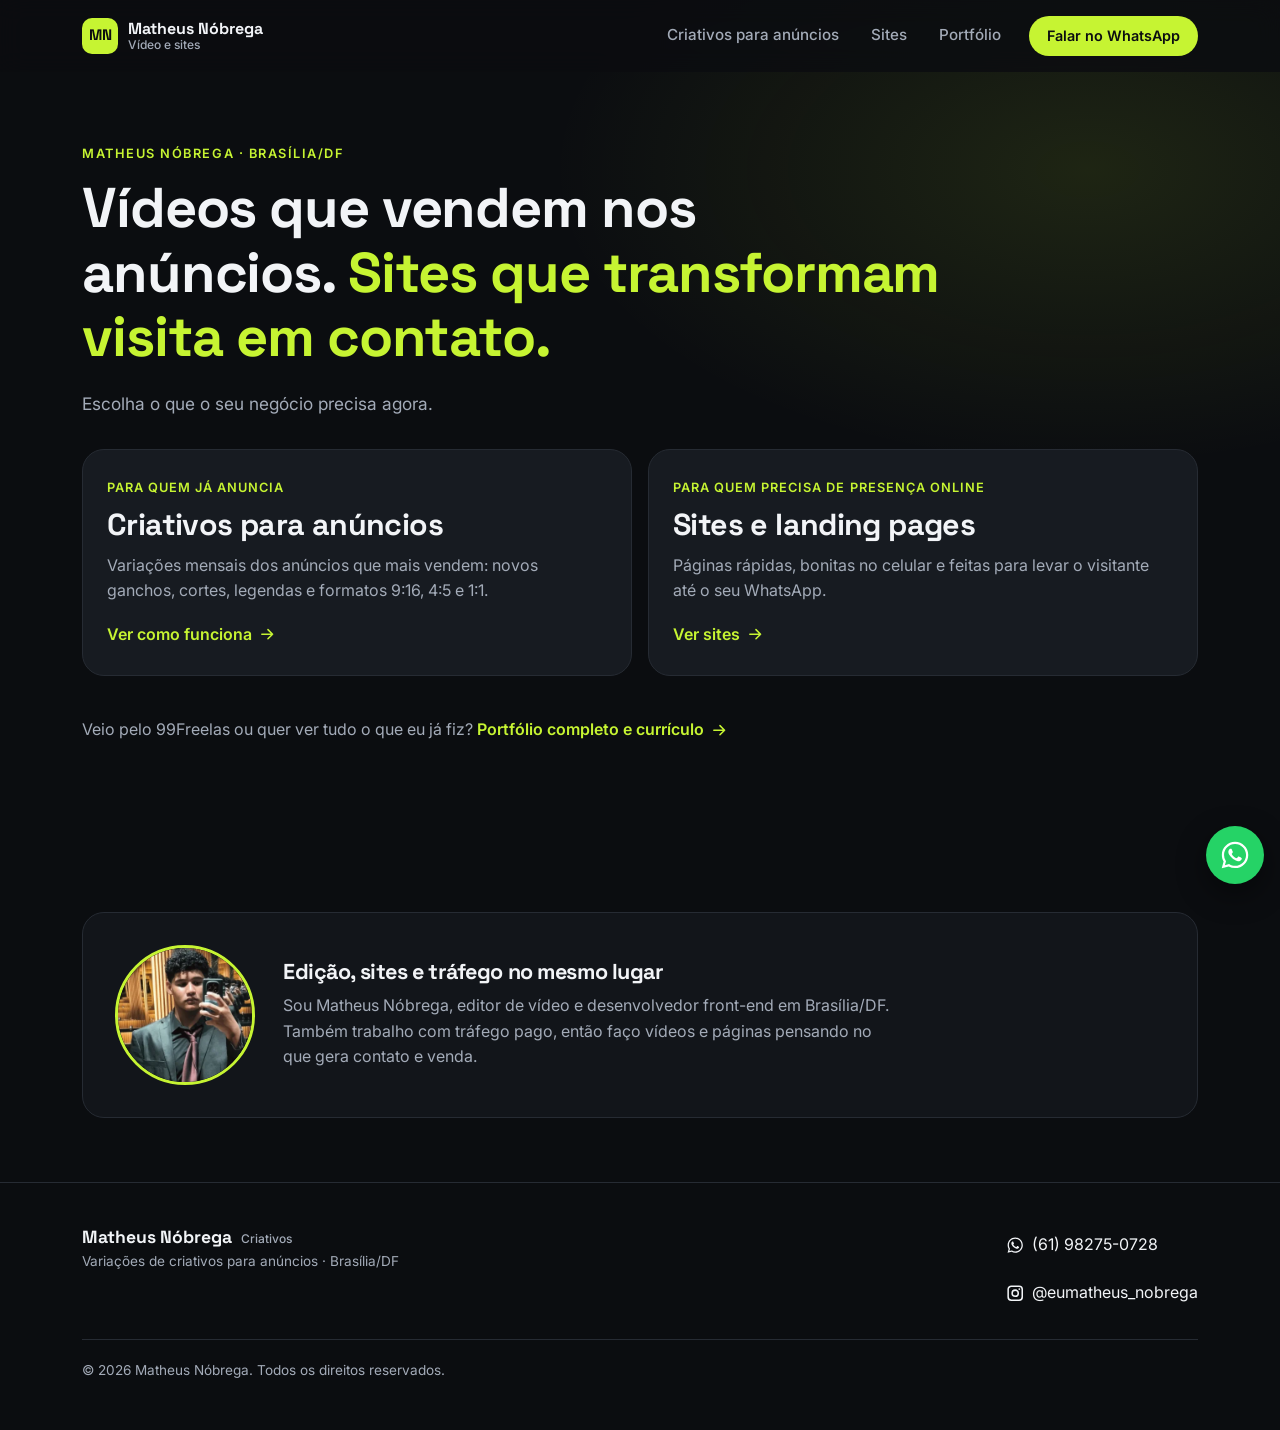
<file: index.html>
<!DOCTYPE html>
<html lang="pt-BR">
<head>
    <meta charset="UTF-8">
    <meta name="viewport" content="width=device-width, initial-scale=1.0">
    <title>Matheus Nóbrega | Vídeos para anúncios e sites para negócios</title>
    <meta name="description" content="Edição de vídeo para anúncios e criação de sites e landing pages para negócios que querem vender mais pelo Instagram, Facebook e Google.">
    <meta name="theme-color" content="#0B0D10">
    <link rel="canonical" href="https://portfolio-matheus-nu.vercel.app/">

    <meta property="og:type" content="website">
    <meta property="og:locale" content="pt_BR">
    <meta property="og:site_name" content="Matheus Nóbrega">
    <meta property="og:title" content="Matheus Nóbrega | Vídeos para anúncios e sites">
    <meta property="og:description" content="Criativos em vídeo para quem anuncia e sites que transformam visita em contato.">
    <meta property="og:url" content="https://portfolio-matheus-nu.vercel.app/">
    <meta property="og:image" content="https://portfolio-matheus-nu.vercel.app/assets/og-image.jpg">
    <meta property="og:image:width" content="1200">
    <meta property="og:image:height" content="630">
    <meta name="twitter:card" content="summary_large_image">

    <link rel="icon" href="./assets/favicon.svg" type="image/svg+xml">
    <link rel="apple-touch-icon" href="./assets/apple-touch-icon.png">

    <link rel="preconnect" href="https://fonts.googleapis.com">
    <link rel="preconnect" href="https://fonts.gstatic.com" crossorigin>
    <link rel="stylesheet" href="https://fonts.googleapis.com/css2?family=Inter:wght@400;500;600&family=Space+Grotesk:wght@500;700&display=swap">
    <link rel="stylesheet" href="./css/style.css">
    <script>document.documentElement.classList.add('js');</script>
</head>
<body>
    <a class="skip-link" href="#conteudo">Pular para o conteúdo</a>
    <!-- SVG sprite de ícones -->
    <svg width="0" height="0" style="position:absolute" aria-hidden="true">
        <symbol id="i-whatsapp" viewBox="0 0 24 24"><path fill="currentColor" d="M12.04 2C6.58 2 2.13 6.45 2.13 11.91c0 1.75.46 3.45 1.32 4.95L2.05 22l5.25-1.38a9.9 9.9 0 0 0 4.74 1.21c5.46 0 9.91-4.45 9.91-9.91S17.5 2 12.04 2Zm0 18.15c-1.48 0-2.93-.4-4.2-1.15l-.3-.18-3.12.82.83-3.04-.2-.31a8.2 8.2 0 0 1-1.26-4.38c0-4.54 3.7-8.24 8.25-8.24 4.54 0 8.24 3.7 8.24 8.24 0 4.55-3.7 8.24-8.24 8.24Zm4.52-6.16c-.25-.12-1.47-.72-1.69-.81-.23-.08-.39-.12-.56.12-.17.25-.64.81-.78.97-.14.17-.29.19-.54.06-.25-.12-1.05-.39-1.99-1.23-.74-.66-1.23-1.47-1.38-1.72-.14-.25-.02-.38.11-.51.11-.11.25-.29.37-.43.13-.15.17-.25.25-.42.08-.17.04-.31-.02-.43-.06-.12-.56-1.34-.76-1.84-.2-.48-.41-.42-.56-.43h-.48c-.17 0-.43.06-.66.31-.22.25-.86.85-.86 2.07 0 1.22.89 2.4 1.01 2.56.12.17 1.75 2.67 4.23 3.74.59.26 1.05.41 1.41.52.59.19 1.13.16 1.56.1.48-.07 1.47-.6 1.67-1.18.21-.58.21-1.07.14-1.18-.06-.11-.22-.17-.47-.29Z"/></symbol>
        <symbol id="i-play" viewBox="0 0 24 24"><path fill="currentColor" d="M8 5.14v13.72a1 1 0 0 0 1.5.86l11-6.86a1 1 0 0 0 0-1.72l-11-6.86A1 1 0 0 0 8 5.14Z"/></symbol>
        <symbol id="i-arrow" viewBox="0 0 24 24"><path fill="none" stroke="currentColor" stroke-width="2" stroke-linecap="round" stroke-linejoin="round" d="M5 12h14M13 6l6 6-6 6"/></symbol>
        <symbol id="i-check" viewBox="0 0 24 24"><path fill="none" stroke="currentColor" stroke-width="2.4" stroke-linecap="round" stroke-linejoin="round" d="m5 12.5 4.5 4.5L19 7.5"/></symbol>
        <symbol id="i-instagram" viewBox="0 0 24 24"><path fill="none" stroke="currentColor" stroke-width="2" d="M7 2.8h10A4.2 4.2 0 0 1 21.2 7v10a4.2 4.2 0 0 1-4.2 4.2H7A4.2 4.2 0 0 1 2.8 17V7A4.2 4.2 0 0 1 7 2.8Z"/><circle cx="12" cy="12" r="4" fill="none" stroke="currentColor" stroke-width="2"/><circle cx="17.4" cy="6.6" r="1.2" fill="currentColor"/></symbol>
        <symbol id="i-mail" viewBox="0 0 24 24"><path fill="none" stroke="currentColor" stroke-width="2" stroke-linejoin="round" d="M3 5.5h18v13H3z"/><path fill="none" stroke="currentColor" stroke-width="2" stroke-linejoin="round" d="m3.5 6 8.5 7 8.5-7"/></symbol>
        <symbol id="i-plus" viewBox="0 0 24 24"><path fill="none" stroke="currentColor" stroke-width="2" stroke-linecap="round" d="M12 5v14M5 12h14"/></symbol>
    </svg>

    <header class="header" id="topo">
        <div class="wrap header-inner">
            <a href="./index.html" class="brand" aria-label="Matheus Nóbrega, página inicial">
                <span class="brand-mark" aria-hidden="true">MN</span>
                <span class="brand-name">Matheus Nóbrega <span class="brand-tag">Vídeo e sites</span></span>
            </a>

            <nav class="nav" id="menu" aria-label="Menu principal">
                <a href="./criativos/index.html">Criativos para anúncios</a>
                <a href="./sites/index.html">Sites</a>
                <a href="./portfolio/index.html">Portfólio</a>
            </nav>

            <a class="btn btn-primary btn-sm header-cta" data-wa="geral" href="https://wa.me/5561982750728" target="_blank" rel="noopener">
                <span class="only-desktop">Falar no WhatsApp</span>
                <span class="only-mobile">WhatsApp</span>
            </a>

            <button class="menu-toggle" type="button" aria-controls="menu" aria-expanded="false">
                <span class="visually-hidden">Abrir menu</span>
                <span class="menu-toggle-bar" aria-hidden="true"></span>
            </button>
        </div>
    </header>

    <main id="conteudo">
        <section class="hero hero-hub">
            <div class="wrap">
                <p class="eyebrow">Matheus Nóbrega · Brasília/DF</p>
                <h1>Vídeos que vendem nos anúncios. <span class="accent">Sites que transformam visita em contato.</span></h1>
                <p class="lead">Escolha o que o seu negócio precisa agora.</p>

                <div class="paths">
                    <a class="path" href="./criativos/index.html">
                        <span class="path-kicker">Para quem já anuncia</span>
                        <h2>Criativos para anúncios</h2>
                        <p>Variações mensais dos anúncios que mais vendem: novos ganchos, cortes, legendas e formatos 9:16, 4:5 e 1:1.</p>
                        <span class="path-cta">Ver como funciona <svg class="icon" aria-hidden="true"><use href="#i-arrow"/></svg></span>
                    </a>
                    <a class="path" href="./sites/index.html">
                        <span class="path-kicker">Para quem precisa de presença online</span>
                        <h2>Sites e landing pages</h2>
                        <p>Páginas rápidas, bonitas no celular e feitas para levar o visitante até o seu WhatsApp.</p>
                        <span class="path-cta">Ver sites <svg class="icon" aria-hidden="true"><use href="#i-arrow"/></svg></span>
                    </a>
                </div>

                <p class="hub-portfolio">
                    Veio pelo 99Freelas ou quer ver tudo o que eu já fiz?
                    <a class="link-arrow" href="./portfolio/index.html">Portfólio completo e currículo <svg class="icon" aria-hidden="true"><use href="#i-arrow"/></svg></a>
                </p>
            </div>
        </section>

        <section class="section section-tight" aria-labelledby="sobre-titulo">
            <div class="wrap">
                <div class="about reveal">
                    <img class="about-photo" src="./assets/img/matheus.webp" alt="Foto de Matheus Nóbrega" width="160" height="160" loading="lazy" decoding="async">
                    <div>
                        <h2 id="sobre-titulo">Edição, sites e tráfego no mesmo lugar</h2>
                        <p>Sou Matheus Nóbrega, editor de vídeo e desenvolvedor front-end em Brasília/DF. Também trabalho com tráfego pago, então faço vídeos e páginas pensando no que gera contato e venda.</p>
                    </div>
                </div>
            </div>
        </section>
    </main>

    <footer class="footer">
        <div class="wrap footer-inner">
            <div>
                <p class="footer-brand">Matheus Nóbrega <span class="brand-tag">Criativos</span></p>
                <p class="footer-small">Variações de criativos para anúncios · Brasília/DF</p>
            </div>
            <ul class="footer-contacts">
                <li><a data-wa="contato" href="https://wa.me/5561982750728" target="_blank" rel="noopener"><svg class="icon" aria-hidden="true"><use href="#i-whatsapp"/></svg> (61) 98275-0728</a></li>
                <li><a href="https://www.instagram.com/eumatheus_nobrega/" target="_blank" rel="noopener"><svg class="icon" aria-hidden="true"><use href="#i-instagram"/></svg> @eumatheus_nobrega</a></li>
            </ul>
        </div>
        <div class="wrap">
            <p class="footer-small copyright">© <span id="ano"></span> Matheus Nóbrega. Todos os direitos reservados.</p>
        </div>
    </footer>

    <a class="wa-float" data-wa="geral" href="https://wa.me/5561982750728" target="_blank" rel="noopener" aria-label="Falar com Matheus pelo WhatsApp">
        <svg aria-hidden="true"><use href="#i-whatsapp"/></svg>
    </a>

    <script src="./js/main.js" defer></script>
</body>
</html>
</file>
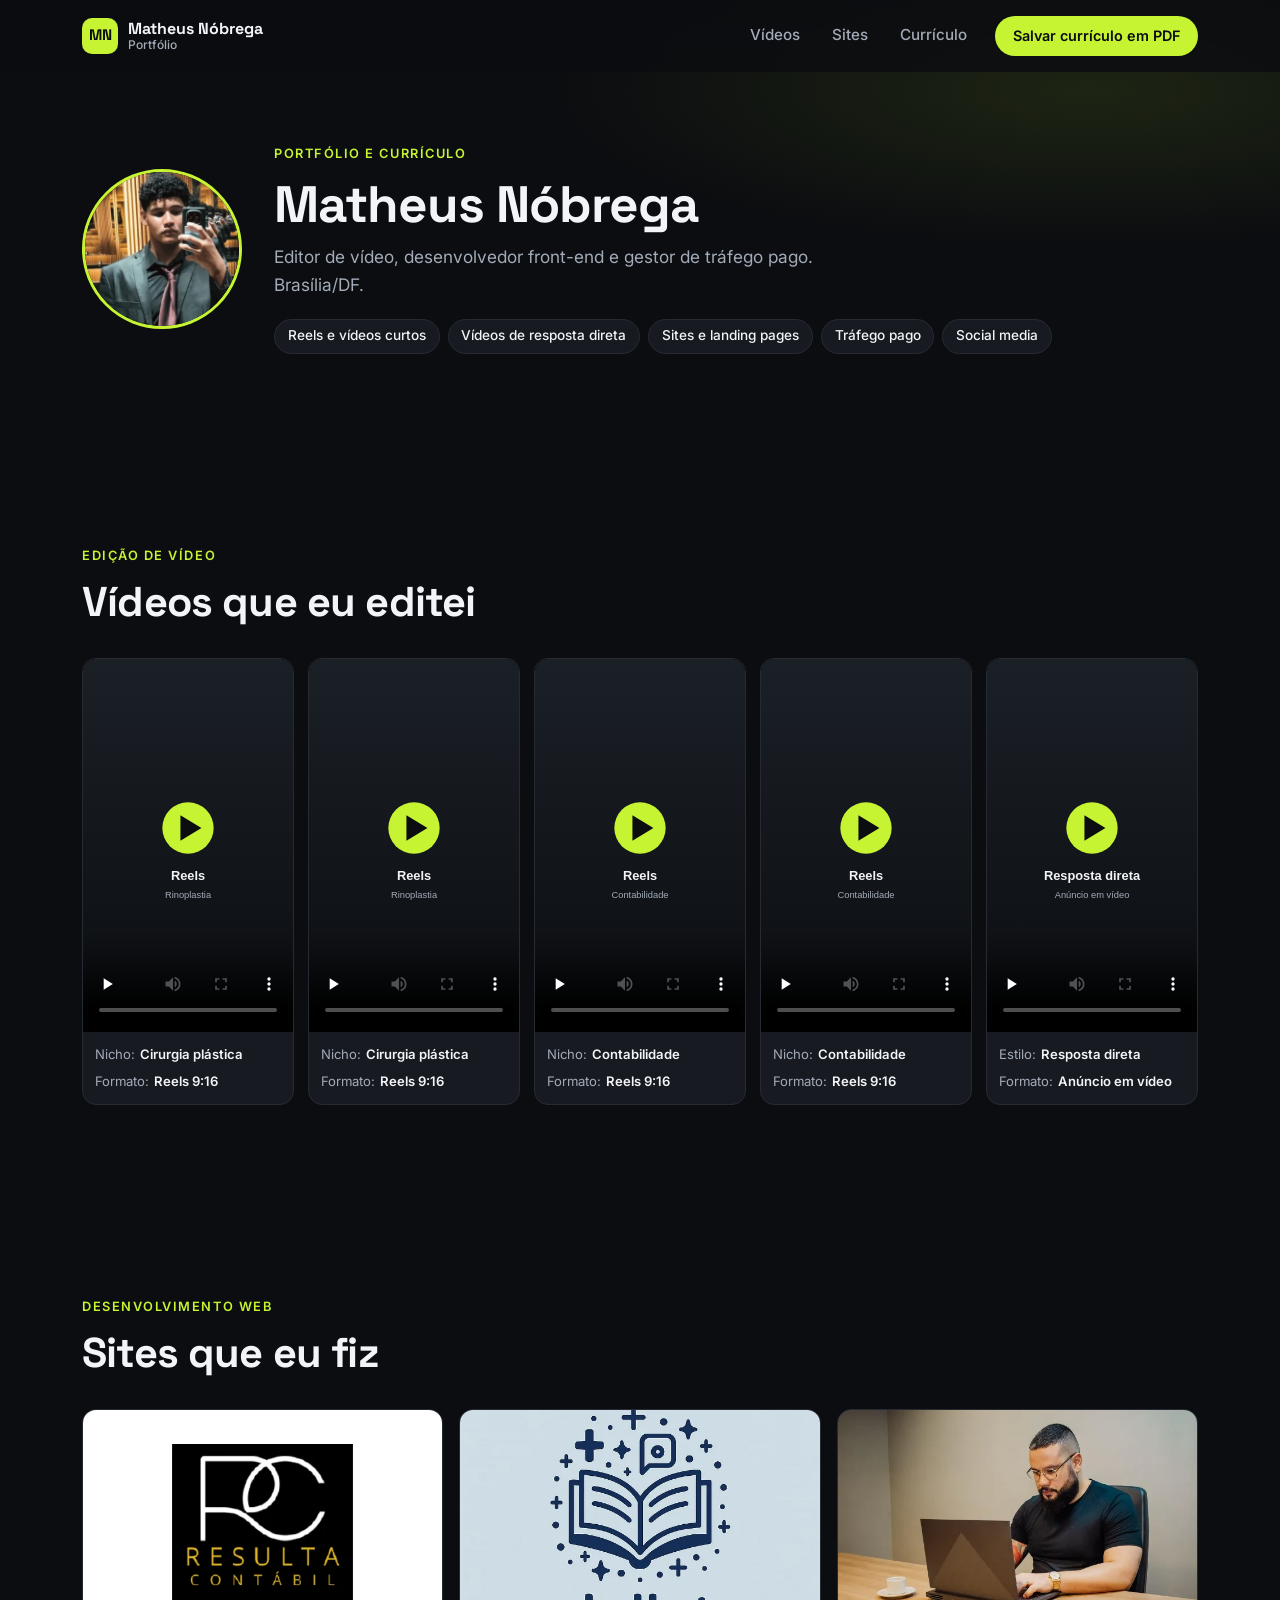
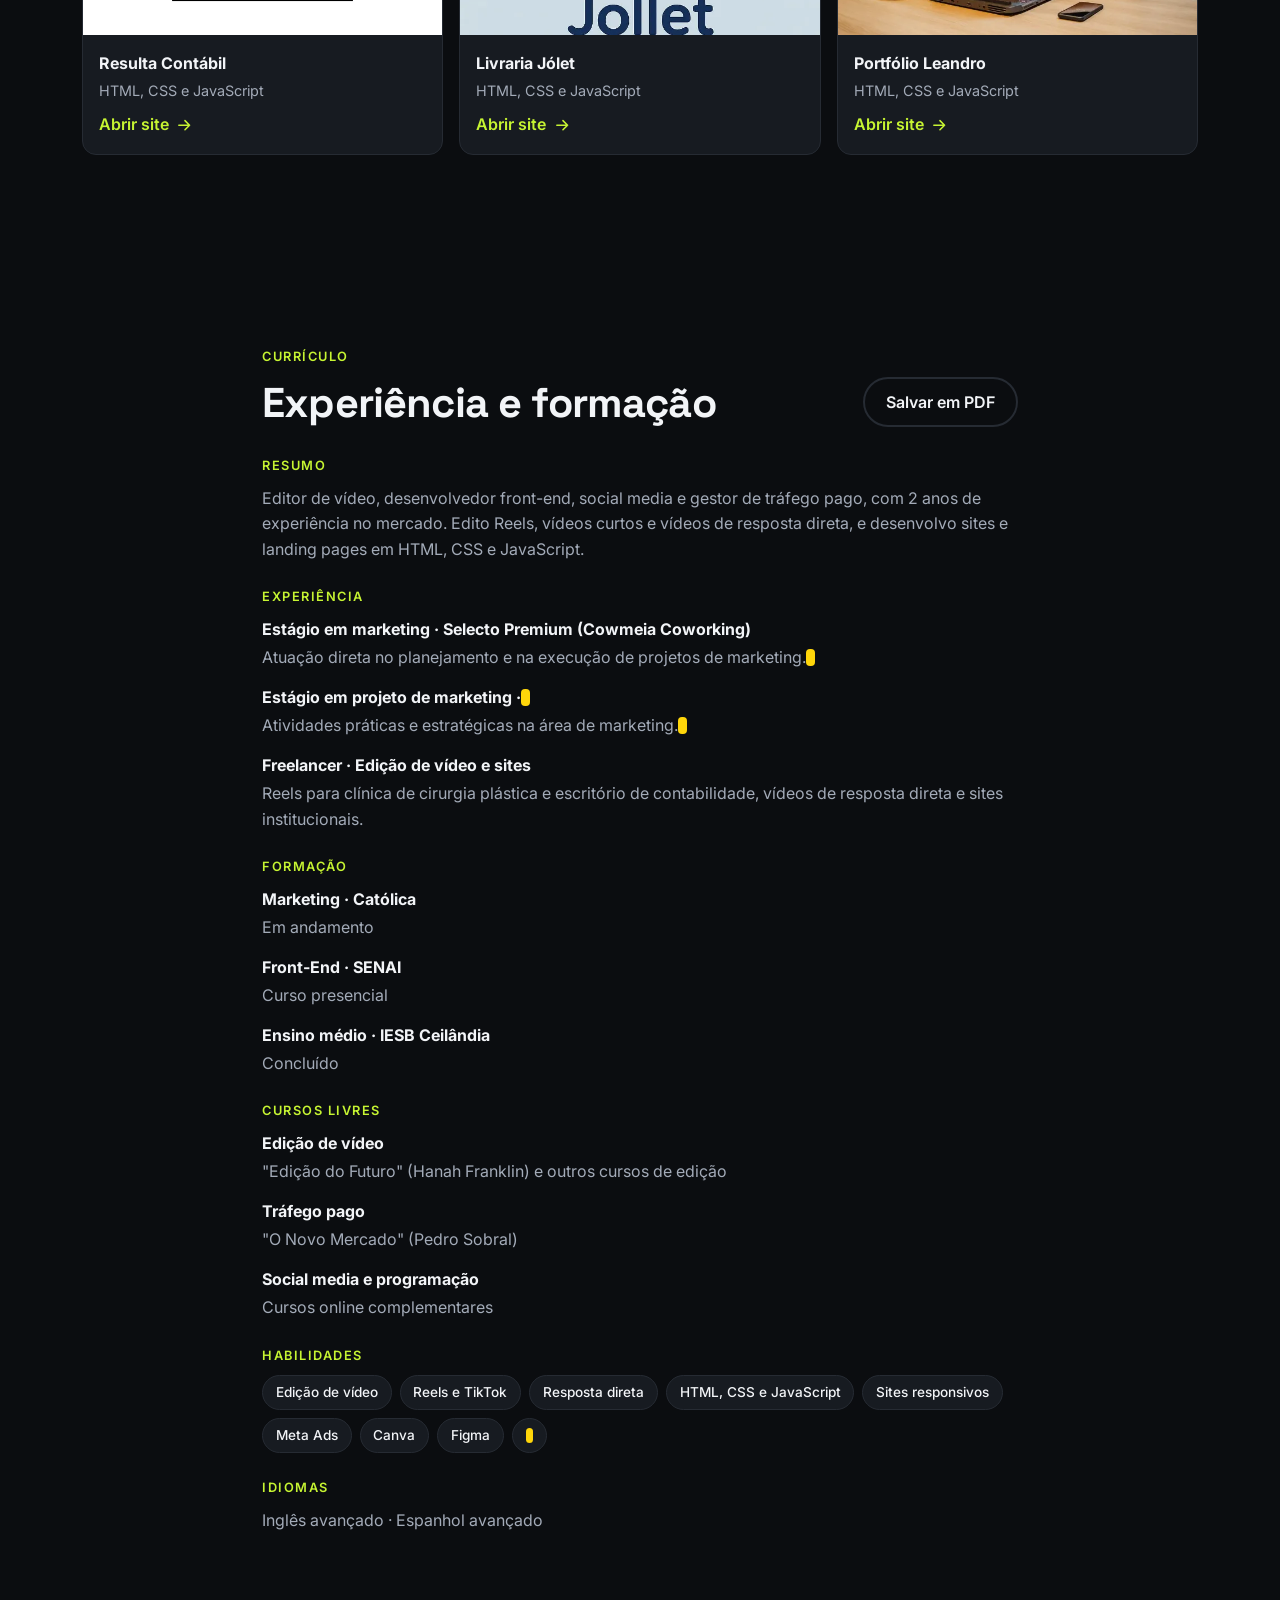
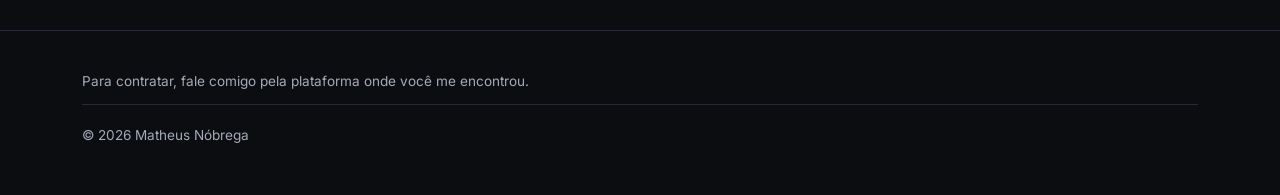
<file: portfolio/index.html>
<!DOCTYPE html>
<html lang="pt-BR">
<head>
    <meta charset="UTF-8">
    <meta name="viewport" content="width=device-width, initial-scale=1.0">
    <title>Portfólio e currículo | Matheus Nóbrega</title>
    <meta name="description" content="Portfólio e currículo de Matheus Nóbrega: edição de vídeo (Reels e resposta direta), desenvolvimento front-end e tráfego pago.">
    <meta name="theme-color" content="#0B0D10">
    <link rel="canonical" href="https://portfolio-matheus-nu.vercel.app/portfolio">

    <meta property="og:type" content="profile">
    <meta property="og:locale" content="pt_BR">
    <meta property="og:site_name" content="Matheus Nóbrega">
    <meta property="og:title" content="Matheus Nóbrega | Portfólio e currículo">
    <meta property="og:description" content="Edição de vídeo, desenvolvimento front-end e tráfego pago. Veja trabalhos e currículo.">
    <meta property="og:url" content="https://portfolio-matheus-nu.vercel.app/portfolio">
    <meta property="og:image" content="https://portfolio-matheus-nu.vercel.app/assets/og-portfolio.jpg">
    <meta property="og:image:width" content="1200">
    <meta property="og:image:height" content="630">
    <meta name="twitter:card" content="summary_large_image">

    <link rel="icon" href="../assets/favicon.svg" type="image/svg+xml">
    <link rel="apple-touch-icon" href="../assets/apple-touch-icon.png">

    <link rel="preconnect" href="https://fonts.googleapis.com">
    <link rel="preconnect" href="https://fonts.gstatic.com" crossorigin>
    <link rel="stylesheet" href="https://fonts.googleapis.com/css2?family=Inter:wght@400;500;600&family=Space+Grotesk:wght@500;700&display=swap">
    <link rel="stylesheet" href="../css/style.css">
    <script>document.documentElement.classList.add('js');</script>
</head>
<body class="page-portfolio">
    <a class="skip-link" href="#conteudo">Pular para o conteúdo</a>
    <!-- SVG sprite de ícones -->
    <svg width="0" height="0" style="position:absolute" aria-hidden="true">
        <symbol id="i-whatsapp" viewBox="0 0 24 24"><path fill="currentColor" d="M12.04 2C6.58 2 2.13 6.45 2.13 11.91c0 1.75.46 3.45 1.32 4.95L2.05 22l5.25-1.38a9.9 9.9 0 0 0 4.74 1.21c5.46 0 9.91-4.45 9.91-9.91S17.5 2 12.04 2Zm0 18.15c-1.48 0-2.93-.4-4.2-1.15l-.3-.18-3.12.82.83-3.04-.2-.31a8.2 8.2 0 0 1-1.26-4.38c0-4.54 3.7-8.24 8.25-8.24 4.54 0 8.24 3.7 8.24 8.24 0 4.55-3.7 8.24-8.24 8.24Zm4.52-6.16c-.25-.12-1.47-.72-1.69-.81-.23-.08-.39-.12-.56.12-.17.25-.64.81-.78.97-.14.17-.29.19-.54.06-.25-.12-1.05-.39-1.99-1.23-.74-.66-1.23-1.47-1.38-1.72-.14-.25-.02-.38.11-.51.11-.11.25-.29.37-.43.13-.15.17-.25.25-.42.08-.17.04-.31-.02-.43-.06-.12-.56-1.34-.76-1.84-.2-.48-.41-.42-.56-.43h-.48c-.17 0-.43.06-.66.31-.22.25-.86.85-.86 2.07 0 1.22.89 2.4 1.01 2.56.12.17 1.75 2.67 4.23 3.74.59.26 1.05.41 1.41.52.59.19 1.13.16 1.56.1.48-.07 1.47-.6 1.67-1.18.21-.58.21-1.07.14-1.18-.06-.11-.22-.17-.47-.29Z"/></symbol>
        <symbol id="i-play" viewBox="0 0 24 24"><path fill="currentColor" d="M8 5.14v13.72a1 1 0 0 0 1.5.86l11-6.86a1 1 0 0 0 0-1.72l-11-6.86A1 1 0 0 0 8 5.14Z"/></symbol>
        <symbol id="i-arrow" viewBox="0 0 24 24"><path fill="none" stroke="currentColor" stroke-width="2" stroke-linecap="round" stroke-linejoin="round" d="M5 12h14M13 6l6 6-6 6"/></symbol>
        <symbol id="i-check" viewBox="0 0 24 24"><path fill="none" stroke="currentColor" stroke-width="2.4" stroke-linecap="round" stroke-linejoin="round" d="m5 12.5 4.5 4.5L19 7.5"/></symbol>
        <symbol id="i-instagram" viewBox="0 0 24 24"><path fill="none" stroke="currentColor" stroke-width="2" d="M7 2.8h10A4.2 4.2 0 0 1 21.2 7v10a4.2 4.2 0 0 1-4.2 4.2H7A4.2 4.2 0 0 1 2.8 17V7A4.2 4.2 0 0 1 7 2.8Z"/><circle cx="12" cy="12" r="4" fill="none" stroke="currentColor" stroke-width="2"/><circle cx="17.4" cy="6.6" r="1.2" fill="currentColor"/></symbol>
        <symbol id="i-mail" viewBox="0 0 24 24"><path fill="none" stroke="currentColor" stroke-width="2" stroke-linejoin="round" d="M3 5.5h18v13H3z"/><path fill="none" stroke="currentColor" stroke-width="2" stroke-linejoin="round" d="m3.5 6 8.5 7 8.5-7"/></symbol>
        <symbol id="i-plus" viewBox="0 0 24 24"><path fill="none" stroke="currentColor" stroke-width="2" stroke-linecap="round" d="M12 5v14M5 12h14"/></symbol>
    </svg>

    <!--
        Página feita para o 99Freelas e vagas: sem WhatsApp, telefone ou e-mail,
        porque a plataforma não permite passar contato antes de fechar o projeto.
    -->
    <header class="header no-print" id="topo">
        <div class="wrap header-inner">
            <a href="#topo" class="brand" aria-label="Matheus Nóbrega, voltar ao topo">
                <span class="brand-mark" aria-hidden="true">MN</span>
                <span class="brand-name">Matheus Nóbrega <span class="brand-tag">Portfólio</span></span>
            </a>

            <nav class="nav" id="menu" aria-label="Menu principal">
                <a href="#videos">Vídeos</a>
                <a href="#sites">Sites</a>
                <a href="#curriculo">Currículo</a>
            </nav>

            <button class="btn btn-primary btn-sm header-cta js-print" type="button">
                <span class="only-desktop">Salvar currículo em PDF</span>
                <span class="only-mobile">Currículo PDF</span>
            </button>

            <button class="menu-toggle" type="button" aria-controls="menu" aria-expanded="false">
                <span class="visually-hidden">Abrir menu</span>
                <span class="menu-toggle-bar" aria-hidden="true"></span>
            </button>
        </div>
    </header>

    <main id="conteudo">
        <section class="hero hero-portfolio">
            <div class="wrap portfolio-intro">
                <img class="about-photo" src="../assets/img/matheus.webp" alt="Foto de Matheus Nóbrega" width="160" height="160" decoding="async">
                <div>
                    <p class="eyebrow">Portfólio e currículo</p>
                    <h1>Matheus Nóbrega</h1>
                    <p class="lead">Editor de vídeo, desenvolvedor front-end e gestor de tráfego pago. Brasília/DF.</p>
                    <ul class="tags" aria-label="Áreas de atuação">
                        <li>Reels e vídeos curtos</li>
                        <li>Vídeos de resposta direta</li>
                        <li>Sites e landing pages</li>
                        <li>Tráfego pago</li>
                        <li>Social media</li>
                    </ul>
                </div>
            </div>
        </section>

        <!-- Vídeos -->
        <section class="section no-print" id="videos" aria-labelledby="videos-titulo">
            <div class="wrap">
                <p class="eyebrow reveal">Edição de vídeo</p>
                <h2 id="videos-titulo" class="section-title reveal">Vídeos que eu editei</h2>
                <div class="work-grid">
                    <article class="work reveal">
                        <div class="work-video">
                            <video class="lazy-video" data-src="../assets/videos/reels-rinoplastia-1.mp4" poster="../assets/videos/posters/reels-rinoplastia-1.svg" controls playsinline preload="none" aria-label="Reels de rinoplastia, exemplo 1"></video>
                        </div>
                        <dl class="work-meta">
                            <div><dt>Nicho</dt><dd>Cirurgia plástica</dd></div>
                            <div><dt>Formato</dt><dd>Reels 9:16</dd></div>
                        </dl>
                    </article>
                    <article class="work reveal">
                        <div class="work-video">
                            <video class="lazy-video" data-src="../assets/videos/reels-rinoplastia-2.mp4" poster="../assets/videos/posters/reels-rinoplastia-2.svg" controls playsinline preload="none" aria-label="Reels de rinoplastia, exemplo 2"></video>
                        </div>
                        <dl class="work-meta">
                            <div><dt>Nicho</dt><dd>Cirurgia plástica</dd></div>
                            <div><dt>Formato</dt><dd>Reels 9:16</dd></div>
                        </dl>
                    </article>
                    <article class="work reveal">
                        <div class="work-video">
                            <video class="lazy-video" data-src="../assets/videos/reels-contabilidade-1.mp4" poster="../assets/videos/posters/reels-contabilidade-1.svg" controls playsinline preload="none" aria-label="Reels de contabilidade, exemplo 1"></video>
                        </div>
                        <dl class="work-meta">
                            <div><dt>Nicho</dt><dd>Contabilidade</dd></div>
                            <div><dt>Formato</dt><dd>Reels 9:16</dd></div>
                        </dl>
                    </article>
                    <article class="work reveal">
                        <div class="work-video">
                            <video class="lazy-video" data-src="../assets/videos/reels-contabilidade-2.mp4" poster="../assets/videos/posters/reels-contabilidade-2.svg" controls playsinline preload="none" aria-label="Reels de contabilidade, exemplo 2"></video>
                        </div>
                        <dl class="work-meta">
                            <div><dt>Nicho</dt><dd>Contabilidade</dd></div>
                            <div><dt>Formato</dt><dd>Reels 9:16</dd></div>
                        </dl>
                    </article>
                    <article class="work reveal">
                        <div class="work-video">
                            <video class="lazy-video" data-src="../assets/videos/resposta-direta-1.mp4" poster="../assets/videos/posters/resposta-direta-1.svg" controls playsinline preload="none" aria-label="Edição de vídeo de resposta direta"></video>
                        </div>
                        <dl class="work-meta">
                            <div><dt>Estilo</dt><dd>Resposta direta</dd></div>
                            <div><dt>Formato</dt><dd>Anúncio em vídeo</dd></div>
                        </dl>
                    </article>
                </div>
            </div>
        </section>

        <!-- Sites -->
        <section class="section no-print" id="sites" aria-labelledby="sites-titulo">
            <div class="wrap">
                <p class="eyebrow reveal">Desenvolvimento web</p>
                <h2 id="sites-titulo" class="section-title reveal">Sites que eu fiz</h2>
                <ul class="site-grid">
                    <li class="reveal">
                        <a class="site-card" href="https://resulta-contabil.netlify.app" target="_blank" rel="noopener">
                            <img src="../assets/img/resulta-contabil.webp" alt="Site da Resulta Contábil" width="640" height="400" loading="lazy" decoding="async">
                            <span class="site-card-body">
                                <strong>Resulta Contábil</strong>
                                <span>HTML, CSS e JavaScript</span>
                                <span class="link-arrow">Abrir site <svg class="icon" aria-hidden="true"><use href="#i-arrow"/></svg></span>
                            </span>
                        </a>
                    </li>
                    <li class="reveal">
                        <a class="site-card" href="https://livraria-jolet.vercel.app" target="_blank" rel="noopener">
                            <img src="../assets/img/livraria-jolet.webp" alt="Site da Livraria Jólet" width="640" height="400" loading="lazy" decoding="async">
                            <span class="site-card-body">
                                <strong>Livraria Jólet</strong>
                                <span>HTML, CSS e JavaScript</span>
                                <span class="link-arrow">Abrir site <svg class="icon" aria-hidden="true"><use href="#i-arrow"/></svg></span>
                            </span>
                        </a>
                    </li>
                    <li class="reveal">
                        <a class="site-card" href="https://matheus00211.github.io/Portifolio-Leandro/" target="_blank" rel="noopener">
                            <img src="../assets/img/portfolio-leandro.webp" alt="Portfólio do Leandro" width="640" height="400" loading="lazy" decoding="async">
                            <span class="site-card-body">
                                <strong>Portfólio Leandro</strong>
                                <span>HTML, CSS e JavaScript</span>
                                <span class="link-arrow">Abrir site <svg class="icon" aria-hidden="true"><use href="#i-arrow"/></svg></span>
                            </span>
                        </a>
                    </li>
                </ul>
            </div>
        </section>

        <!-- Currículo -->
        <section class="section" id="curriculo" aria-labelledby="cv-titulo">
            <div class="wrap wrap-narrow">
                <div class="cv-head">
                    <div>
                        <p class="eyebrow">Currículo</p>
                        <h2 id="cv-titulo" class="section-title">Experiência e formação</h2>
                    </div>
                    <button class="btn btn-ghost js-print no-print" type="button">Salvar em PDF</button>
                </div>

                <div class="cv">
                    <div class="cv-block">
                        <h3>Resumo</h3>
                        <p>Editor de vídeo, desenvolvedor front-end, social media e gestor de tráfego pago, com 2 anos de experiência no mercado. Edito Reels, vídeos curtos e vídeos de resposta direta, e desenvolvo sites e landing pages em HTML, CSS e JavaScript.</p>
                    </div>

                    <div class="cv-block">
                        <h3>Experiência</h3>
                        <ul class="cv-list">
                            <li>
                                <strong>Estágio em marketing · Selecto Premium (Cowmeia Coworking)</strong>
                                <span>Atuação direta no planejamento e na execução de projetos de marketing. <mark class="todo"></mark></span>
                            </li>
                            <li>
                                <strong>Estágio em projeto de marketing · <mark class="todo"></strong>
                                <span>Atividades práticas e estratégicas na área de marketing. <mark class="todo"></span>
                            </li>
                            <li>
                                <strong>Freelancer · Edição de vídeo e sites</strong>
                                <span>Reels para clínica de cirurgia plástica e escritório de contabilidade, vídeos de resposta direta e sites institucionais.</span>
                            </li>
                        </ul>
                    </div>

                    <div class="cv-block">
                        <h3>Formação</h3>
                        <ul class="cv-list">
                            <li><strong>Marketing · Católica</strong><span>Em andamento</span></li>
                            <li><strong>Front-End · SENAI</strong><span>Curso presencial</span></li>
                            <li><strong>Ensino médio · IESB Ceilândia</strong><span>Concluído</span></li>
                        </ul>
                    </div>

                    <div class="cv-block">
                        <h3>Cursos livres</h3>
                        <ul class="cv-list">
                            <li><strong>Edição de vídeo</strong><span>"Edição do Futuro" (Hanah Franklin) e outros cursos de edição</span></li>
                            <li><strong>Tráfego pago</strong><span>"O Novo Mercado" (Pedro Sobral)</span></li>
                            <li><strong>Social media e programação</strong><span>Cursos online complementares</span></li>
                        </ul>
                    </div>

                    <div class="cv-block">
                        <h3>Habilidades</h3>
                        <ul class="tags">
                            <li>Edição de vídeo</li>
                            <li>Reels e TikTok</li>
                            <li>Resposta direta</li>
                            <li>HTML, CSS e JavaScript</li>
                            <li>Sites responsivos</li>
                            <li>Meta Ads</li>
                            <li>Canva</li>
                            <li>Figma</li>
                            <li><mark class="todo"></mark></li>
                        </ul>
                    </div>

                    <div class="cv-block">
                        <h3>Idiomas</h3>
                        <p>Inglês avançado · Espanhol avançado</p>
                    </div>

                    <div class="cv-block print-only">
                        <h3>Portfólio</h3>
                        <p>portfolio-matheus-nu.vercel.app/portfolio</p>
                    </div>
                </div>
            </div>
        </section>
    </main>

    <footer class="footer footer-simple no-print">
        <div class="wrap">
            <p class="footer-small">Para contratar, fale comigo pela plataforma onde você me encontrou.</p>
            <p class="footer-small copyright">© <span id="ano"></span> Matheus Nóbrega</p>
        </div>
    </footer>

    <script src="../js/main.js" defer></script>
</body>
</html>
</file>
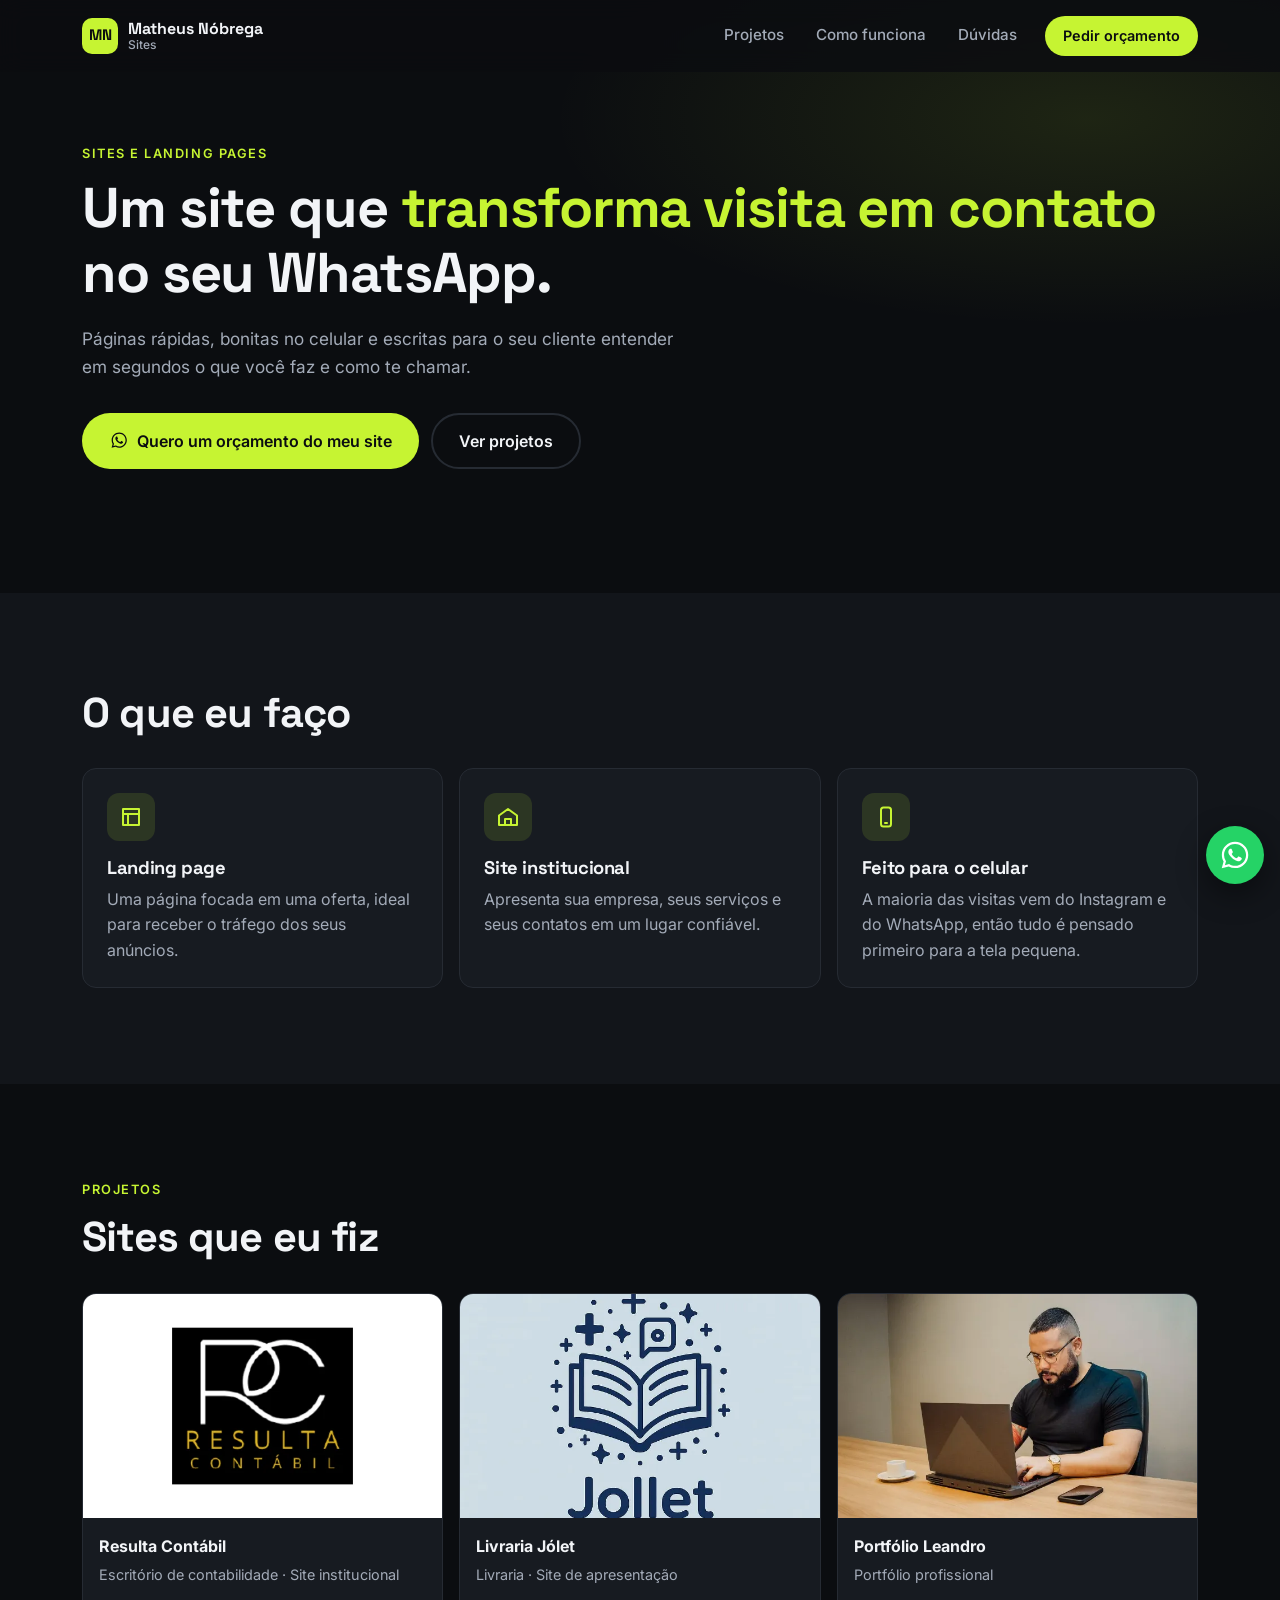
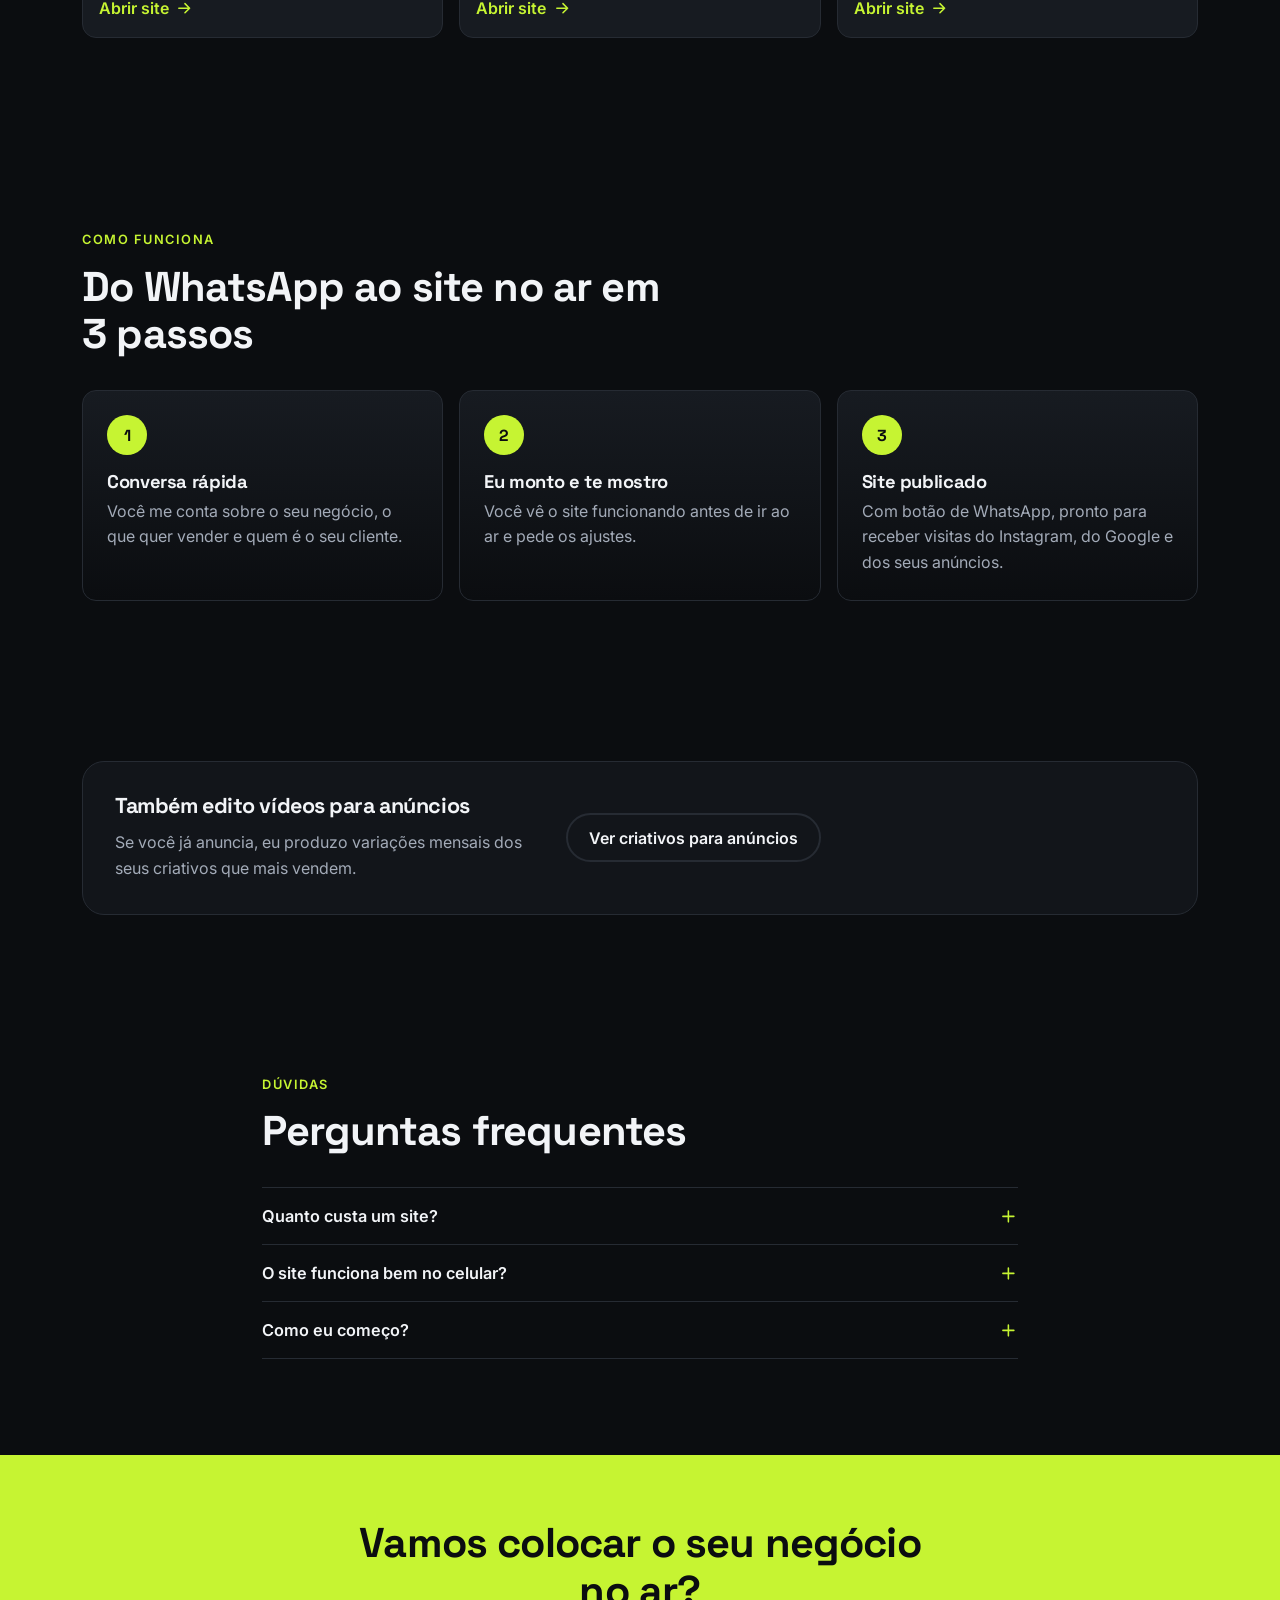
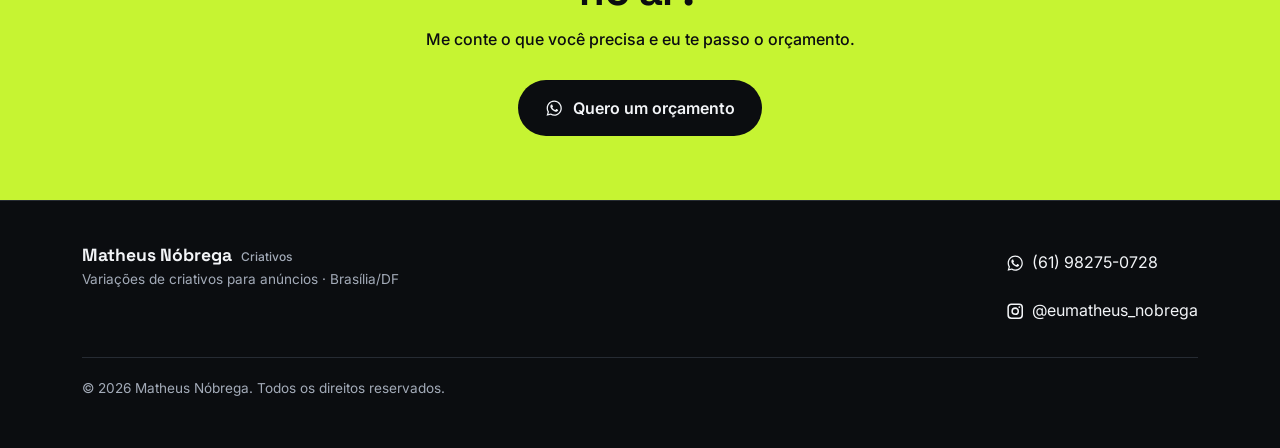
<file: sites/index.html>
<!DOCTYPE html>
<html lang="pt-BR">
<head>
    <meta charset="UTF-8">
    <meta name="viewport" content="width=device-width, initial-scale=1.0">
    <title>Sites e landing pages para negócios | Matheus Nóbrega</title>
    <meta name="description" content="Landing pages e sites rápidos, bonitos no celular e feitos para levar o visitante até o seu WhatsApp. Peça um orçamento.">
    <meta name="theme-color" content="#0B0D10">
    <link rel="canonical" href="https://portfolio-matheus-nu.vercel.app/sites">

    <meta property="og:type" content="website">
    <meta property="og:locale" content="pt_BR">
    <meta property="og:site_name" content="Matheus Nóbrega">
    <meta property="og:title" content="Sites e landing pages que transformam visita em contato">
    <meta property="og:description" content="Páginas rápidas, bonitas no celular e feitas para levar o visitante até o seu WhatsApp.">
    <meta property="og:url" content="https://portfolio-matheus-nu.vercel.app/sites">
    <meta property="og:image" content="https://portfolio-matheus-nu.vercel.app/assets/og-sites.jpg">
    <meta property="og:image:width" content="1200">
    <meta property="og:image:height" content="630">
    <meta name="twitter:card" content="summary_large_image">

    <link rel="icon" href="../assets/favicon.svg" type="image/svg+xml">
    <link rel="apple-touch-icon" href="../assets/apple-touch-icon.png">

    <link rel="preconnect" href="https://fonts.googleapis.com">
    <link rel="preconnect" href="https://fonts.gstatic.com" crossorigin>
    <link rel="stylesheet" href="https://fonts.googleapis.com/css2?family=Inter:wght@400;500;600&family=Space+Grotesk:wght@500;700&display=swap">
    <link rel="stylesheet" href="../css/style.css">
    <script>document.documentElement.classList.add('js');</script>
</head>
<body>
    <a class="skip-link" href="#conteudo">Pular para o conteúdo</a>
    <!-- SVG sprite de ícones -->
    <svg width="0" height="0" style="position:absolute" aria-hidden="true">
        <symbol id="i-whatsapp" viewBox="0 0 24 24"><path fill="currentColor" d="M12.04 2C6.58 2 2.13 6.45 2.13 11.91c0 1.75.46 3.45 1.32 4.95L2.05 22l5.25-1.38a9.9 9.9 0 0 0 4.74 1.21c5.46 0 9.91-4.45 9.91-9.91S17.5 2 12.04 2Zm0 18.15c-1.48 0-2.93-.4-4.2-1.15l-.3-.18-3.12.82.83-3.04-.2-.31a8.2 8.2 0 0 1-1.26-4.38c0-4.54 3.7-8.24 8.25-8.24 4.54 0 8.24 3.7 8.24 8.24 0 4.55-3.7 8.24-8.24 8.24Zm4.52-6.16c-.25-.12-1.47-.72-1.69-.81-.23-.08-.39-.12-.56.12-.17.25-.64.81-.78.97-.14.17-.29.19-.54.06-.25-.12-1.05-.39-1.99-1.23-.74-.66-1.23-1.47-1.38-1.72-.14-.25-.02-.38.11-.51.11-.11.25-.29.37-.43.13-.15.17-.25.25-.42.08-.17.04-.31-.02-.43-.06-.12-.56-1.34-.76-1.84-.2-.48-.41-.42-.56-.43h-.48c-.17 0-.43.06-.66.31-.22.25-.86.85-.86 2.07 0 1.22.89 2.4 1.01 2.56.12.17 1.75 2.67 4.23 3.74.59.26 1.05.41 1.41.52.59.19 1.13.16 1.56.1.48-.07 1.47-.6 1.67-1.18.21-.58.21-1.07.14-1.18-.06-.11-.22-.17-.47-.29Z"/></symbol>
        <symbol id="i-play" viewBox="0 0 24 24"><path fill="currentColor" d="M8 5.14v13.72a1 1 0 0 0 1.5.86l11-6.86a1 1 0 0 0 0-1.72l-11-6.86A1 1 0 0 0 8 5.14Z"/></symbol>
        <symbol id="i-arrow" viewBox="0 0 24 24"><path fill="none" stroke="currentColor" stroke-width="2" stroke-linecap="round" stroke-linejoin="round" d="M5 12h14M13 6l6 6-6 6"/></symbol>
        <symbol id="i-check" viewBox="0 0 24 24"><path fill="none" stroke="currentColor" stroke-width="2.4" stroke-linecap="round" stroke-linejoin="round" d="m5 12.5 4.5 4.5L19 7.5"/></symbol>
        <symbol id="i-instagram" viewBox="0 0 24 24"><path fill="none" stroke="currentColor" stroke-width="2" d="M7 2.8h10A4.2 4.2 0 0 1 21.2 7v10a4.2 4.2 0 0 1-4.2 4.2H7A4.2 4.2 0 0 1 2.8 17V7A4.2 4.2 0 0 1 7 2.8Z"/><circle cx="12" cy="12" r="4" fill="none" stroke="currentColor" stroke-width="2"/><circle cx="17.4" cy="6.6" r="1.2" fill="currentColor"/></symbol>
        <symbol id="i-mail" viewBox="0 0 24 24"><path fill="none" stroke="currentColor" stroke-width="2" stroke-linejoin="round" d="M3 5.5h18v13H3z"/><path fill="none" stroke="currentColor" stroke-width="2" stroke-linejoin="round" d="m3.5 6 8.5 7 8.5-7"/></symbol>
        <symbol id="i-plus" viewBox="0 0 24 24"><path fill="none" stroke="currentColor" stroke-width="2" stroke-linecap="round" d="M12 5v14M5 12h14"/></symbol>
    </svg>

    <header class="header" id="topo">
        <div class="wrap header-inner">
            <a href="../index.html" class="brand" aria-label="Matheus Nóbrega, página inicial">
                <span class="brand-mark" aria-hidden="true">MN</span>
                <span class="brand-name">Matheus Nóbrega <span class="brand-tag">Sites</span></span>
            </a>

            <nav class="nav" id="menu" aria-label="Menu principal">
                <a href="#projetos">Projetos</a>
                <a href="#como-funciona">Como funciona</a>
                <a href="#duvidas">Dúvidas</a>
            </nav>

            <a class="btn btn-primary btn-sm header-cta" data-wa="sites" href="https://wa.me/5561982750728" target="_blank" rel="noopener">
                <span class="only-desktop">Pedir orçamento</span>
                <span class="only-mobile">Orçamento</span>
            </a>

            <button class="menu-toggle" type="button" aria-controls="menu" aria-expanded="false">
                <span class="visually-hidden">Abrir menu</span>
                <span class="menu-toggle-bar" aria-hidden="true"></span>
            </button>
        </div>
    </header>

    <main id="conteudo">
        <section class="hero">
            <div class="wrap">
                <p class="eyebrow">Sites e landing pages</p>
                <h1>Um site que <span class="accent">transforma visita em contato</span> no seu WhatsApp.</h1>
                <p class="lead">Páginas rápidas, bonitas no celular e escritas para o seu cliente entender em segundos o que você faz e como te chamar.</p>
                <div class="hero-actions">
                    <a class="btn btn-primary btn-lg" data-wa="sites" href="https://wa.me/5561982750728" target="_blank" rel="noopener">
                        <svg class="icon" aria-hidden="true"><use href="#i-whatsapp"/></svg>
                        Quero um orçamento do meu site
                    </a>
                    <a class="btn btn-ghost btn-lg" href="#projetos">Ver projetos</a>
                </div>
            </div>
        </section>

        <section class="section problem" aria-labelledby="servicos-titulo">
            <div class="wrap">
                <h2 id="servicos-titulo" class="section-title reveal">O que eu faço</h2>
                <div class="cards-3">
                    <article class="card reveal">
                        <div class="card-icon" aria-hidden="true">
                            <svg viewBox="0 0 24 24"><path fill="none" stroke="currentColor" stroke-width="2" stroke-linecap="round" stroke-linejoin="round" d="M4 4h16v16H4zM4 9h16M9 20V9"/></svg>
                        </div>
                        <h3>Landing page</h3>
                        <p>Uma página focada em uma oferta, ideal para receber o tráfego dos seus anúncios.</p>
                    </article>
                    <article class="card reveal">
                        <div class="card-icon" aria-hidden="true">
                            <svg viewBox="0 0 24 24"><path fill="none" stroke="currentColor" stroke-width="2" stroke-linecap="round" stroke-linejoin="round" d="M3 10.5 12 4l9 6.5V20H3zM9 20v-6h6v6"/></svg>
                        </div>
                        <h3>Site institucional</h3>
                        <p>Apresenta sua empresa, seus serviços e seus contatos em um lugar confiável.</p>
                    </article>
                    <article class="card reveal">
                        <div class="card-icon" aria-hidden="true">
                            <svg viewBox="0 0 24 24"><rect x="7" y="2.5" width="10" height="19" rx="2.5" fill="none" stroke="currentColor" stroke-width="2"/><path stroke="currentColor" stroke-width="2" stroke-linecap="round" d="M11 18h2"/></svg>
                        </div>
                        <h3>Feito para o celular</h3>
                        <p>A maioria das visitas vem do Instagram e do WhatsApp, então tudo é pensado primeiro para a tela pequena.</p>
                    </article>
                </div>
            </div>
        </section>

        <section class="section" id="projetos" aria-labelledby="projetos-titulo">
            <div class="wrap">
                <p class="eyebrow reveal">Projetos</p>
                <h2 id="projetos-titulo" class="section-title reveal">Sites que eu fiz</h2>
                <ul class="site-grid">
                    <li class="reveal">
                        <a class="site-card" href="https://resulta-contabil.netlify.app" target="_blank" rel="noopener">
                            <img src="../assets/img/resulta-contabil.webp" alt="Site da Resulta Contábil" width="640" height="400" loading="lazy" decoding="async">
                            <span class="site-card-body">
                                <strong>Resulta Contábil</strong>
                                <span>Escritório de contabilidade · Site institucional</span>
                                <span class="link-arrow">Abrir site <svg class="icon" aria-hidden="true"><use href="#i-arrow"/></svg></span>
                            </span>
                        </a>
                    </li>
                    <li class="reveal">
                        <a class="site-card" href="https://livraria-jolet.vercel.app" target="_blank" rel="noopener">
                            <img src="../assets/img/livraria-jolet.webp" alt="Site da Livraria Jólet" width="640" height="400" loading="lazy" decoding="async">
                            <span class="site-card-body">
                                <strong>Livraria Jólet</strong>
                                <span>Livraria · Site de apresentação</span>
                                <span class="link-arrow">Abrir site <svg class="icon" aria-hidden="true"><use href="#i-arrow"/></svg></span>
                            </span>
                        </a>
                    </li>
                    <li class="reveal">
                        <a class="site-card" href="https://matheus00211.github.io/Portifolio-Leandro/" target="_blank" rel="noopener">
                            <img src="../assets/img/portfolio-leandro.webp" alt="Portfólio do Leandro" width="640" height="400" loading="lazy" decoding="async">
                            <span class="site-card-body">
                                <strong>Portfólio Leandro</strong>
                                <span>Portfólio profissional</span>
                                <span class="link-arrow">Abrir site <svg class="icon" aria-hidden="true"><use href="#i-arrow"/></svg></span>
                            </span>
                        </a>
                    </li>
                </ul>
            </div>
        </section>

        <section class="section steps-section" id="como-funciona" aria-labelledby="como-titulo">
            <div class="wrap">
                <p class="eyebrow reveal">Como funciona</p>
                <h2 id="como-titulo" class="section-title reveal">Do WhatsApp ao site no ar em 3 passos</h2>
                <ol class="steps">
                    <li class="step reveal">
                        <span class="step-num" aria-hidden="true">1</span>
                        <h3>Conversa rápida</h3>
                        <p>Você me conta sobre o seu negócio, o que quer vender e quem é o seu cliente.</p>
                    </li>
                    <li class="step reveal">
                        <span class="step-num" aria-hidden="true">2</span>
                        <h3>Eu monto e te mostro</h3>
                        <p>Você vê o site funcionando antes de ir ao ar e pede os ajustes.</p>
                    </li>
                    <li class="step reveal">
                        <span class="step-num" aria-hidden="true">3</span>
                        <h3>Site publicado</h3>
                        <p>Com botão de WhatsApp, pronto para receber visitas do Instagram, do Google e dos seus anúncios.</p>
                    </li>
                </ol>
            </div>
        </section>

        <section class="section section-tight" aria-labelledby="cross-titulo">
            <div class="wrap">
                <div class="extras-box reveal">
                    <div class="extras-copy">
                        <h2 id="cross-titulo">Também edito vídeos para anúncios</h2>
                        <p class="muted">Se você já anuncia, eu produzo variações mensais dos seus criativos que mais vendem.</p>
                    </div>
                    <a class="btn btn-ghost" href="../criativos/index.html">Ver criativos para anúncios</a>
                </div>
            </div>
        </section>

        <section class="section" id="duvidas" aria-labelledby="duvidas-titulo">
            <div class="wrap wrap-narrow">
                <p class="eyebrow reveal">Dúvidas</p>
                <h2 id="duvidas-titulo" class="section-title reveal">Perguntas frequentes</h2>
                <div class="faq reveal">
                    <div class="faq-item">
                        <h3><button type="button" aria-expanded="false" aria-controls="sfaq-1" id="sfaq-1-btn">Quanto custa um site? <svg class="icon" aria-hidden="true"><use href="#i-plus"/></svg></button></h3>
                        <div class="faq-panel" id="sfaq-1" role="region" aria-labelledby="sfaq-1-btn" hidden>
                            <p>Depende do tamanho do projeto. Me chame no WhatsApp e eu passo o orçamento.</p>
                        </div>
                    </div>
                    <div class="faq-item">
                        <h3><button type="button" aria-expanded="false" aria-controls="sfaq-2" id="sfaq-2-btn">O site funciona bem no celular? <svg class="icon" aria-hidden="true"><use href="#i-plus"/></svg></button></h3>
                        <div class="faq-panel" id="sfaq-2" role="region" aria-labelledby="sfaq-2-btn" hidden>
                            <p>Sim. Todo site é feito primeiro para o celular e depois adaptado para o computador.</p>
                        </div>
                    </div>
                    <div class="faq-item">
                        <h3><button type="button" aria-expanded="false" aria-controls="sfaq-3" id="sfaq-3-btn">Como eu começo? <svg class="icon" aria-hidden="true"><use href="#i-plus"/></svg></button></h3>
                        <div class="faq-panel" id="sfaq-3" role="region" aria-labelledby="sfaq-3-btn" hidden>
                            <p>Me chame no WhatsApp e conte sobre o seu negócio e o que você quer no site. A partir disso eu te passo o orçamento.</p>
                        </div>
                    </div>
                </div>
            </div>
        </section>

        <section class="final-cta" aria-labelledby="cta-titulo">
            <div class="wrap final-cta-inner reveal">
                <h2 id="cta-titulo">Vamos colocar o seu negócio no ar?</h2>
                <p>Me conte o que você precisa e eu te passo o orçamento.</p>
                <a class="btn btn-dark btn-lg" data-wa="sites" href="https://wa.me/5561982750728" target="_blank" rel="noopener">
                    <svg class="icon" aria-hidden="true"><use href="#i-whatsapp"/></svg>
                    Quero um orçamento
                </a>
            </div>
        </section>
    </main>

    <footer class="footer">
        <div class="wrap footer-inner">
            <div>
                <p class="footer-brand">Matheus Nóbrega <span class="brand-tag">Criativos</span></p>
                <p class="footer-small">Variações de criativos para anúncios · Brasília/DF</p>
            </div>
            <ul class="footer-contacts">
                <li><a data-wa="contato" href="https://wa.me/5561982750728" target="_blank" rel="noopener"><svg class="icon" aria-hidden="true"><use href="#i-whatsapp"/></svg> (61) 98275-0728</a></li>
                <li><a href="https://www.instagram.com/eumatheus_nobrega/" target="_blank" rel="noopener"><svg class="icon" aria-hidden="true"><use href="#i-instagram"/></svg> @eumatheus_nobrega</a></li>
            </ul>
        </div>
        <div class="wrap">
            <p class="footer-small copyright">© <span id="ano"></span> Matheus Nóbrega. Todos os direitos reservados.</p>
        </div>
    </footer>

    <a class="wa-float" data-wa="sites" href="https://wa.me/5561982750728" target="_blank" rel="noopener" aria-label="Pedir orçamento de site pelo WhatsApp">
        <svg aria-hidden="true"><use href="#i-whatsapp"/></svg>
    </a>

    <script src="../js/main.js" defer></script>
</body>
</html>
</file>
<file: css/style.css>
/* ==========================================================================
   Matheus Nóbrega | Criativos
   Mobile first. Cores e fontes nas variáveis abaixo.
   ========================================================================== */

:root {
    --bg: #0B0D10;
    --bg-2: #12151A;
    --surface: #171B21;
    --border: #262B33;
    --text: #F2F4F7;
    --muted: #A3ABB8;
    --accent: #C6F432;
    --accent-hover: #D6FF55;
    --on-accent: #0B0D10;
    --whatsapp: #25D366;

    --font-display: 'Space Grotesk', system-ui, sans-serif;
    --font-body: 'Inter', system-ui, -apple-system, 'Segoe UI', sans-serif;

    --radius: 14px;
    --radius-lg: 22px;
    --header-h: 64px;
    --gutter: 16px;
    --max: 1180px;
}

*,
*::before,
*::after { box-sizing: border-box; }

* { margin: 0; padding: 0; }

html {
    scroll-behavior: smooth;
    scroll-padding-top: calc(var(--header-h) + 12px);
    -webkit-text-size-adjust: 100%;
}

body {
    background: var(--bg);
    color: var(--text);
    font-family: var(--font-body);
    font-size: 1rem;
    line-height: 1.6;
    overflow-x: hidden;
    -webkit-font-smoothing: antialiased;
}

img, video, svg { display: block; max-width: 100%; }
a { color: inherit; }
ul, ol { list-style: none; }
button { font: inherit; color: inherit; background: none; border: 0; cursor: pointer; }

h1, h2, h3 {
    font-family: var(--font-display);
    line-height: 1.15;
    letter-spacing: -0.02em;
}

:focus-visible {
    outline: 3px solid var(--accent);
    outline-offset: 3px;
    border-radius: 6px;
}

.visually-hidden {
    position: absolute !important;
    width: 1px; height: 1px;
    overflow: hidden;
    clip: rect(0 0 0 0);
    white-space: nowrap;
}

.skip-link {
    position: absolute;
    left: var(--gutter);
    top: -100px;
    z-index: 200;
    background: var(--accent);
    color: var(--on-accent);
    padding: .6rem 1rem;
    border-radius: 8px;
    font-weight: 600;
}
.skip-link:focus { top: 12px; }

.icon { width: 1.15em; height: 1.15em; flex: none; }

/* Marcador de conteúdo pendente (remover quando preencher) */
mark.todo {
    background: #FFD60A;
    color: #111;
    padding: 0 .3em;
    border-radius: 4px;
    font-weight: 600;
    font-size: .9em;
}

.wrap {
    width: 100%;
    max-width: var(--max);
    margin: 0 auto;
    padding: 0 var(--gutter);
}
.wrap-narrow { max-width: 820px; }

.accent { color: var(--accent); }

.eyebrow {
    color: var(--accent);
    font-size: .8rem;
    font-weight: 600;
    letter-spacing: .12em;
    text-transform: uppercase;
    margin-bottom: .75rem;
}

.section { padding: 72px 0; }
.section-tight { padding: 48px 0; }

.section-title {
    font-size: clamp(1.6rem, 5.5vw, 2.6rem);
    max-width: 22ch;
    margin-bottom: 2rem;
}

/* ---------- Botões ---------- */
.btn {
    display: inline-flex;
    align-items: center;
    justify-content: center;
    gap: .55rem;
    min-height: 48px;
    padding: .8rem 1.3rem;
    border-radius: 999px;
    font-weight: 600;
    font-size: 1rem;
    line-height: 1.25;
    text-align: center;
    text-decoration: none;
    border: 2px solid transparent;
    transition: background-color .2s, color .2s, border-color .2s, transform .2s;
}
.btn:active { transform: translateY(1px); }

.btn-primary { background: var(--accent); color: var(--on-accent); }
.btn-primary:hover { background: var(--accent-hover); }

.btn-ghost { border-color: var(--border); color: var(--text); }
.btn-ghost:hover { border-color: var(--accent); color: var(--accent); }

.btn-dark { background: var(--bg); color: var(--text); }
.btn-dark:hover { background: #000; }

.btn-sm { min-height: 40px; padding: .5rem 1rem; font-size: .9rem; }
.btn-lg { min-height: 56px; padding: 1rem 1.6rem; }
.btn-block { width: 100%; }

.only-desktop { display: none; }

/* ---------- Header ---------- */
.header {
    position: fixed;
    inset: 0 0 auto;
    z-index: 100;
    height: var(--header-h);
    background: rgba(11, 13, 16, .82);
    backdrop-filter: blur(12px);
    -webkit-backdrop-filter: blur(12px);
    border-bottom: 1px solid transparent;
    transition: border-color .2s;
}
.header.is-scrolled { border-bottom-color: var(--border); }

.header-inner {
    height: 100%;
    display: flex;
    align-items: center;
    gap: .75rem;
}

.brand {
    display: flex;
    align-items: center;
    gap: .6rem;
    text-decoration: none;
    margin-right: auto;
    min-width: 0;
}
.brand-mark {
    display: grid;
    place-items: center;
    width: 36px; height: 36px;
    border-radius: 10px;
    background: var(--accent);
    color: var(--on-accent);
    font-family: var(--font-display);
    font-weight: 700;
    font-size: .95rem;
    flex: none;
}
.brand-name {
    font-family: var(--font-display);
    font-weight: 700;
    font-size: 1rem;
    line-height: 1.1;
    display: none;
}
.brand-tag {
    display: block;
    color: var(--muted);
    font-family: var(--font-body);
    font-weight: 500;
    font-size: .75rem;
}

.menu-toggle {
    width: 44px; height: 44px;
    display: grid;
    place-items: center;
    border-radius: 10px;
}
.menu-toggle-bar,
.menu-toggle-bar::before,
.menu-toggle-bar::after {
    display: block;
    width: 22px; height: 2px;
    background: var(--text);
    border-radius: 2px;
    transition: transform .25s, background-color .25s;
    position: relative;
}
.menu-toggle-bar::before,
.menu-toggle-bar::after { content: ''; position: absolute; left: 0; }
.menu-toggle-bar::before { top: -7px; }
.menu-toggle-bar::after { top: 7px; }
.menu-toggle[aria-expanded="true"] .menu-toggle-bar { background: transparent; }
.menu-toggle[aria-expanded="true"] .menu-toggle-bar::before { transform: translateY(7px) rotate(45deg); }
.menu-toggle[aria-expanded="true"] .menu-toggle-bar::after { transform: translateY(-7px) rotate(-45deg); }

.nav {
    position: fixed;
    top: var(--header-h);
    left: 0; right: 0;
    background: var(--bg);
    border-bottom: 1px solid var(--border);
    display: none;
    flex-direction: column;
    padding: .5rem var(--gutter) 1rem;
}
.nav.is-open { display: flex; }
.nav a {
    padding: .9rem 0;
    text-decoration: none;
    font-weight: 500;
    border-bottom: 1px solid var(--border);
}
.nav a:last-child { border-bottom: 0; }
.nav a:hover { color: var(--accent); }

/* ---------- Hero ---------- */
.hero {
    padding: calc(var(--header-h) + 40px) 0 64px;
    background:
        radial-gradient(60% 50% at 85% 20%, rgba(198, 244, 50, .10), transparent 70%),
        var(--bg);
}
.hero-grid { display: grid; gap: 48px; }

.hero h1 {
    font-size: clamp(1.9rem, 7.5vw, 3.5rem);
    margin-bottom: 1.25rem;
}
.lead {
    color: var(--muted);
    font-size: 1.08rem;
    max-width: 56ch;
    margin-bottom: 2rem;
}

.hero-actions {
    display: flex;
    flex-direction: column;
    gap: .75rem;
    margin-bottom: 1.75rem;
}

.hero-points {
    display: flex;
    flex-wrap: wrap;
    gap: .5rem 1.25rem;
    color: var(--muted);
    font-size: .92rem;
}
.hero-points li { display: flex; align-items: center; gap: .4rem; }
.hero-points .icon { color: var(--accent); }

.hero-media { display: flex; justify-content: center; }

.phone {
    position: relative;
    width: min(100%, 300px);
    aspect-ratio: 9 / 16;
    border-radius: 28px;
    padding: 8px;
    background: #000;
    border: 1px solid var(--border);
    box-shadow: 0 30px 80px -30px rgba(198, 244, 50, .35);
}
.phone video {
    width: 100%; height: 100%;
    object-fit: cover;
    border-radius: 21px;
    background: var(--surface);
}
.phone-tag {
    position: absolute;
    left: 50%; bottom: 20px;
    transform: translateX(-50%);
    background: rgba(11, 13, 16, .85);
    border: 1px solid var(--border);
    padding: .3rem .8rem;
    border-radius: 999px;
    font-size: .8rem;
    font-weight: 600;
    white-space: nowrap;
}

/* ---------- Cards / problema ---------- */
.problem { background: var(--bg-2); }

.cards-3 { display: grid; gap: 16px; }

.card {
    background: var(--surface);
    border: 1px solid var(--border);
    border-radius: var(--radius);
    padding: 24px;
}
.card-icon {
    width: 48px; height: 48px;
    display: grid;
    place-items: center;
    border-radius: 12px;
    background: rgba(198, 244, 50, .12);
    color: var(--accent);
    margin-bottom: 1rem;
}
.card-icon svg { width: 24px; height: 24px; }
.card h3 { font-size: 1.15rem; margin-bottom: .5rem; }
.card p { color: var(--muted); }

/* ---------- Passos ---------- */
.steps { display: grid; gap: 16px; counter-reset: step; }
.step {
    position: relative;
    padding: 24px;
    border-radius: var(--radius);
    border: 1px solid var(--border);
    background: linear-gradient(180deg, var(--surface), var(--bg));
}
.step-num {
    display: grid;
    place-items: center;
    width: 40px; height: 40px;
    border-radius: 50%;
    background: var(--accent);
    color: var(--on-accent);
    font-family: var(--font-display);
    font-weight: 700;
    margin-bottom: 1rem;
}
.step h3 { font-size: 1.15rem; margin-bottom: .4rem; }
.step p { color: var(--muted); }

/* ---------- Trabalhos ---------- */
.work-grid {
    display: grid;
    grid-template-columns: repeat(2, minmax(0, 1fr));
    gap: 14px;
}
.work {
    background: var(--surface);
    border: 1px solid var(--border);
    border-radius: var(--radius);
    overflow: hidden;
}
.work-video {
    aspect-ratio: 9 / 16;
    background: #000;
}
.work-video video {
    width: 100%; height: 100%;
    object-fit: cover;
}
.work-meta {
    display: grid;
    gap: .35rem;
    padding: 12px;
    font-size: .82rem;
}
.work-meta div { display: flex; flex-wrap: wrap; gap: .3rem; }
.work-meta dt { color: var(--muted); }
.work-meta dt::after { content: ':'; }
.work-meta dd { font-weight: 600; }
.work-result {
    margin: 0 12px 12px;
    padding: .5rem .7rem;
    border-radius: 8px;
    background: rgba(198, 244, 50, .12);
    color: var(--accent);
    font-weight: 600;
    font-size: .85rem;
}

.compare {
    margin-top: 40px;
    padding: 20px;
    border: 1px dashed var(--border);
    border-radius: var(--radius-lg);
}
.compare-head h3 { font-size: 1.3rem; margin-bottom: .25rem; }
.compare-head p { color: var(--muted); margin-bottom: 1.25rem; }
.compare-grid {
    display: grid;
    grid-template-columns: repeat(2, minmax(0, 1fr));
    gap: 12px;
    max-width: 560px;
}
.compare figure .work-video { border-radius: var(--radius); overflow: hidden; }
.compare figcaption {
    text-align: center;
    font-weight: 600;
    font-size: .9rem;
    margin-top: .5rem;
}
.compare-note { margin-top: 1rem; color: var(--muted); font-size: .9rem; }

/* ---------- Também faço ---------- */
.extras-box {
    display: grid;
    gap: 24px;
    padding: 24px;
    border-radius: var(--radius-lg);
    background: var(--bg-2);
    border: 1px solid var(--border);
}
.extras-copy h2 { font-size: 1.35rem; margin-bottom: .75rem; }
.extras-list { display: grid; gap: .4rem; margin-bottom: 1rem; color: var(--muted); }
.extras-list li { display: flex; align-items: center; gap: .5rem; }
.extras-list .icon { color: var(--accent); }

.link-arrow {
    display: inline-flex;
    align-items: center;
    gap: .4rem;
    color: var(--accent);
    font-weight: 600;
    text-decoration: none;
    min-height: 44px;
}
.link-arrow:hover { text-decoration: underline; }

.sites {
    display: grid;
    grid-template-columns: repeat(3, minmax(0, 1fr));
    gap: 10px;
}
.sites a {
    display: block;
    text-decoration: none;
    font-size: .8rem;
    font-weight: 500;
    color: var(--muted);
}
.sites a:hover { color: var(--text); }
.sites img {
    width: 100%;
    aspect-ratio: 16 / 10;
    height: auto;
    object-fit: cover;
    border-radius: 10px;
    border: 1px solid var(--border);
    background: #fff;
    margin-bottom: .4rem;
}

/* ---------- Planos ---------- */
.plans { display: grid; gap: 16px; }
.plan {
    position: relative;
    display: flex;
    flex-direction: column;
    padding: 28px 24px 24px;
    border-radius: var(--radius-lg);
    border: 1px solid var(--border);
    background: var(--surface);
}
.plan h3 { font-size: 1.2rem; }
.plan-price {
    font-family: var(--font-display);
    font-size: 1.9rem;
    font-weight: 700;
    margin: .25rem 0 1.25rem;
}
.plan-list { display: grid; gap: .6rem; margin-bottom: 1.5rem; flex: 1; color: var(--muted); }
.plan-list li { display: flex; align-items: flex-start; gap: .5rem; }
.plan-list .icon { color: var(--accent); margin-top: .2em; }

.plan-featured {
    border-color: var(--accent);
    box-shadow: 0 20px 60px -30px rgba(198, 244, 50, .45);
}
.plan-badge {
    position: absolute;
    top: -13px; left: 24px;
    background: var(--accent);
    color: var(--on-accent);
    font-size: .75rem;
    font-weight: 700;
    text-transform: uppercase;
    letter-spacing: .06em;
    padding: .25rem .7rem;
    border-radius: 999px;
}

/* ---------- Sobre ---------- */
.about {
    display: grid;
    gap: 20px;
    align-items: center;
    padding: 24px;
    border-radius: var(--radius-lg);
    background: var(--bg-2);
    border: 1px solid var(--border);
}
.about-photo {
    width: 112px; height: 112px;
    border-radius: 50%;
    object-fit: cover;
    border: 3px solid var(--accent);
}
.about h2 { font-size: 1.35rem; margin-bottom: .5rem; }
.about p { color: var(--muted); max-width: 62ch; }

/* ---------- FAQ ---------- */
.faq { border-top: 1px solid var(--border); }
.faq-item { border-bottom: 1px solid var(--border); }
.faq-item h3 { font-family: var(--font-body); font-size: 1rem; letter-spacing: 0; }
.faq-item button {
    width: 100%;
    display: flex;
    align-items: center;
    justify-content: space-between;
    gap: 1rem;
    padding: 1.15rem 0;
    min-height: 56px;
    text-align: left;
    font-weight: 600;
    font-size: 1.02rem;
}
.faq-item button:hover { color: var(--accent); }
.faq-item button .icon { color: var(--accent); transition: transform .25s; }
.faq-item button[aria-expanded="true"] .icon { transform: rotate(45deg); }
.faq-panel { padding: 0 0 1.25rem; color: var(--muted); max-width: 65ch; }

/* ---------- CTA final ---------- */
.final-cta {
    background: var(--accent);
    color: var(--on-accent);
    padding: 64px 0;
}
.final-cta-inner { text-align: center; }
.final-cta h2 {
    font-size: clamp(1.6rem, 6vw, 2.6rem);
    max-width: 22ch;
    margin: 0 auto .75rem;
}
.final-cta p { margin-bottom: 1.75rem; font-weight: 500; }

/* ---------- Footer ---------- */
.footer {
    padding: 40px 0 96px;
    border-top: 1px solid var(--border);
    background: var(--bg);
}
.footer-inner { display: grid; gap: 24px; margin-bottom: 24px; }
.footer-brand { font-family: var(--font-display); font-weight: 700; font-size: 1.1rem; }
.footer-brand .brand-tag { display: inline; margin-left: .3rem; }
.footer-small { color: var(--muted); font-size: .85rem; }
.footer-contacts { display: grid; gap: .25rem; }
.footer-contacts a,
.footer-mail {
    display: inline-flex;
    align-items: center;
    gap: .5rem;
    min-height: 44px;
    text-decoration: none;
    color: var(--text);
}
.footer-contacts a:hover { color: var(--accent); }
.copyright { padding-top: 20px; border-top: 1px solid var(--border); }

/* ---------- WhatsApp flutuante ---------- */
.wa-float {
    position: fixed;
    right: 16px; bottom: 16px;
    z-index: 90;
    width: 58px; height: 58px;
    display: grid;
    place-items: center;
    border-radius: 50%;
    background: var(--whatsapp);
    color: #fff;
    box-shadow: 0 10px 30px rgba(0, 0, 0, .45);
    transition: transform .2s;
}
.wa-float:hover { transform: scale(1.06); }
.wa-float svg { width: 32px; height: 32px; }

.muted { color: var(--muted); }
.extras-copy .link-arrow { display: flex; }
.extras-box > .btn { justify-self: start; }

/* ---------- Página inicial (dois caminhos) ---------- */
.hero-hub h1 { max-width: 24ch; }
.paths { display: grid; gap: 16px; margin-bottom: 2rem; }
.path {
    display: flex;
    flex-direction: column;
    gap: .6rem;
    padding: 28px 24px;
    border-radius: var(--radius-lg);
    border: 1px solid var(--border);
    background: var(--surface);
    text-decoration: none;
    transition: border-color .2s, transform .2s;
}
.path:hover { border-color: var(--accent); transform: translateY(-2px); }
.path-kicker {
    color: var(--accent);
    font-size: .8rem;
    font-weight: 600;
    letter-spacing: .08em;
    text-transform: uppercase;
}
.path h2 { font-size: clamp(1.4rem, 5vw, 1.9rem); }
.path p { color: var(--muted); flex: 1; }
.path-cta {
    display: inline-flex;
    align-items: center;
    gap: .4rem;
    margin-top: .5rem;
    font-weight: 600;
    color: var(--accent);
}
.hub-portfolio { color: var(--muted); }

/* ---------- Grade de sites ---------- */
.site-grid { display: grid; gap: 16px; }
.site-card {
    display: block;
    height: 100%;
    border-radius: var(--radius);
    border: 1px solid var(--border);
    background: var(--surface);
    overflow: hidden;
    text-decoration: none;
    transition: border-color .2s;
}
.site-card:hover { border-color: var(--accent); }
.site-card img {
    width: 100%;
    height: auto;
    aspect-ratio: 16 / 10;
    object-fit: cover;
    background: #fff;
}
.site-card-body { display: grid; gap: .2rem; padding: 16px; }
.site-card-body > span:not(.link-arrow) { color: var(--muted); font-size: .9rem; }
.site-card .link-arrow { min-height: 0; margin-top: .4rem; }

/* ---------- Portfólio / currículo ---------- */
.hero-portfolio { padding-bottom: 32px; }
.portfolio-intro { display: grid; gap: 24px; align-items: center; }
.hero-portfolio h1 { font-size: clamp(2rem, 8vw, 3.2rem); margin-bottom: .5rem; }
.hero-portfolio .lead { margin-bottom: 1.25rem; }

.tags { display: flex; flex-wrap: wrap; gap: .5rem; }
.tags li {
    padding: .35rem .8rem;
    border-radius: 999px;
    border: 1px solid var(--border);
    background: var(--surface);
    font-size: .85rem;
    font-weight: 500;
}

.cv-head {
    display: flex;
    flex-wrap: wrap;
    align-items: flex-end;
    justify-content: space-between;
    gap: 1rem;
    margin-bottom: 2rem;
}
.cv-head .section-title { margin-bottom: 0; }
.cv { display: grid; gap: 28px; }
.cv-block h3 {
    font-size: .8rem;
    font-family: var(--font-body);
    font-weight: 600;
    letter-spacing: .12em;
    text-transform: uppercase;
    color: var(--accent);
    margin-bottom: .75rem;
}
.cv-block > p { color: var(--muted); }
.cv-list { display: grid; gap: .9rem; }
.cv-list li { display: grid; gap: .15rem; }
.cv-list span { color: var(--muted); }

.footer-simple { padding-bottom: 40px; }
.footer-simple .copyright { margin-top: 12px; }

.print-only { display: none; }

@media print {
    :root { --text: #111; --muted: #444; --accent: #3b5200; --border: #ccc; --surface: #fff; }
    body { background: #fff; color: #111; font-size: 11pt; }
    .no-print, .wa-float, .skip-link { display: none !important; }
    .print-only { display: block; }
    .hero, .section { padding: 0 0 18px; background: none; }
    .js .reveal { opacity: 1 !important; transform: none !important; }
    .about-photo { width: 90px; height: 90px; border-width: 2px; }
    .tags li { background: none; }
    .cv { gap: 16px; }
    .cv-block { break-inside: avoid; }
    mark.todo { background: none; color: #111; font-weight: 400; }
    a { text-decoration: none; }
}

/* ---------- Animação ao rolar ---------- */
.js .reveal {
    opacity: 0;
    transform: translateY(18px);
    transition: opacity .6s ease, transform .6s ease;
}
.js .reveal.is-visible { opacity: 1; transform: none; }

@media (prefers-reduced-motion: reduce) {
    html { scroll-behavior: auto; }
    .js .reveal { opacity: 1; transform: none; transition: none; }
    *, *::before, *::after { transition-duration: .01ms !important; animation-duration: .01ms !important; }
}

/* ==========================================================================
   Telas maiores
   ========================================================================== */
@media (min-width: 420px) {
    .brand-name { display: block; }
}

@media (min-width: 600px) {
    .hero-actions { flex-direction: row; flex-wrap: wrap; }
    .work-grid { grid-template-columns: repeat(3, minmax(0, 1fr)); }
    .about { grid-template-columns: auto 1fr; gap: 28px; padding: 32px; }
    .about-photo { width: 140px; height: 140px; }
    .footer-inner { grid-template-columns: 1fr auto; align-items: start; }
    .site-grid { grid-template-columns: repeat(2, minmax(0, 1fr)); }
    .portfolio-intro { grid-template-columns: auto 1fr; gap: 32px; }
    .page-portfolio .hero .about-photo { width: 160px; height: 160px; }
}

@media (min-width: 768px) {
    :root { --gutter: 32px; --header-h: 72px; }
    .section { padding: 96px 0; }
    .section-tight { padding: 64px 0; }
    .cards-3,
    .steps,
    .plans { grid-template-columns: repeat(3, minmax(0, 1fr)); }
    .plans { align-items: stretch; }
    .only-desktop { display: inline; }
    .only-mobile { display: none; }
    .extras-box { grid-template-columns: 1fr 1.4fr; align-items: center; padding: 32px; }
    .compare { padding: 32px; }
    .paths { grid-template-columns: repeat(2, minmax(0, 1fr)); }
    .site-grid { grid-template-columns: repeat(3, minmax(0, 1fr)); }
    .compare-grid { gap: 20px; }
}

@media (min-width: 1024px) {
    .menu-toggle { display: none; }
    .nav {
        position: static;
        display: flex;
        flex-direction: row;
        gap: 2rem;
        padding: 0;
        background: none;
        border: 0;
        margin-right: 1rem;
    }
    .nav a { padding: .5rem 0; border: 0; font-size: .95rem; color: var(--muted); }
    .nav a:hover { color: var(--text); }

    .hero { padding: calc(var(--header-h) + 72px) 0 96px; }
    .hero-grid { grid-template-columns: 1.25fr .75fr; align-items: center; gap: 64px; }
    .phone { width: 320px; }

    .work-grid { grid-template-columns: repeat(5, minmax(0, 1fr)); }
    .footer { padding-bottom: 48px; }
}
</file>
